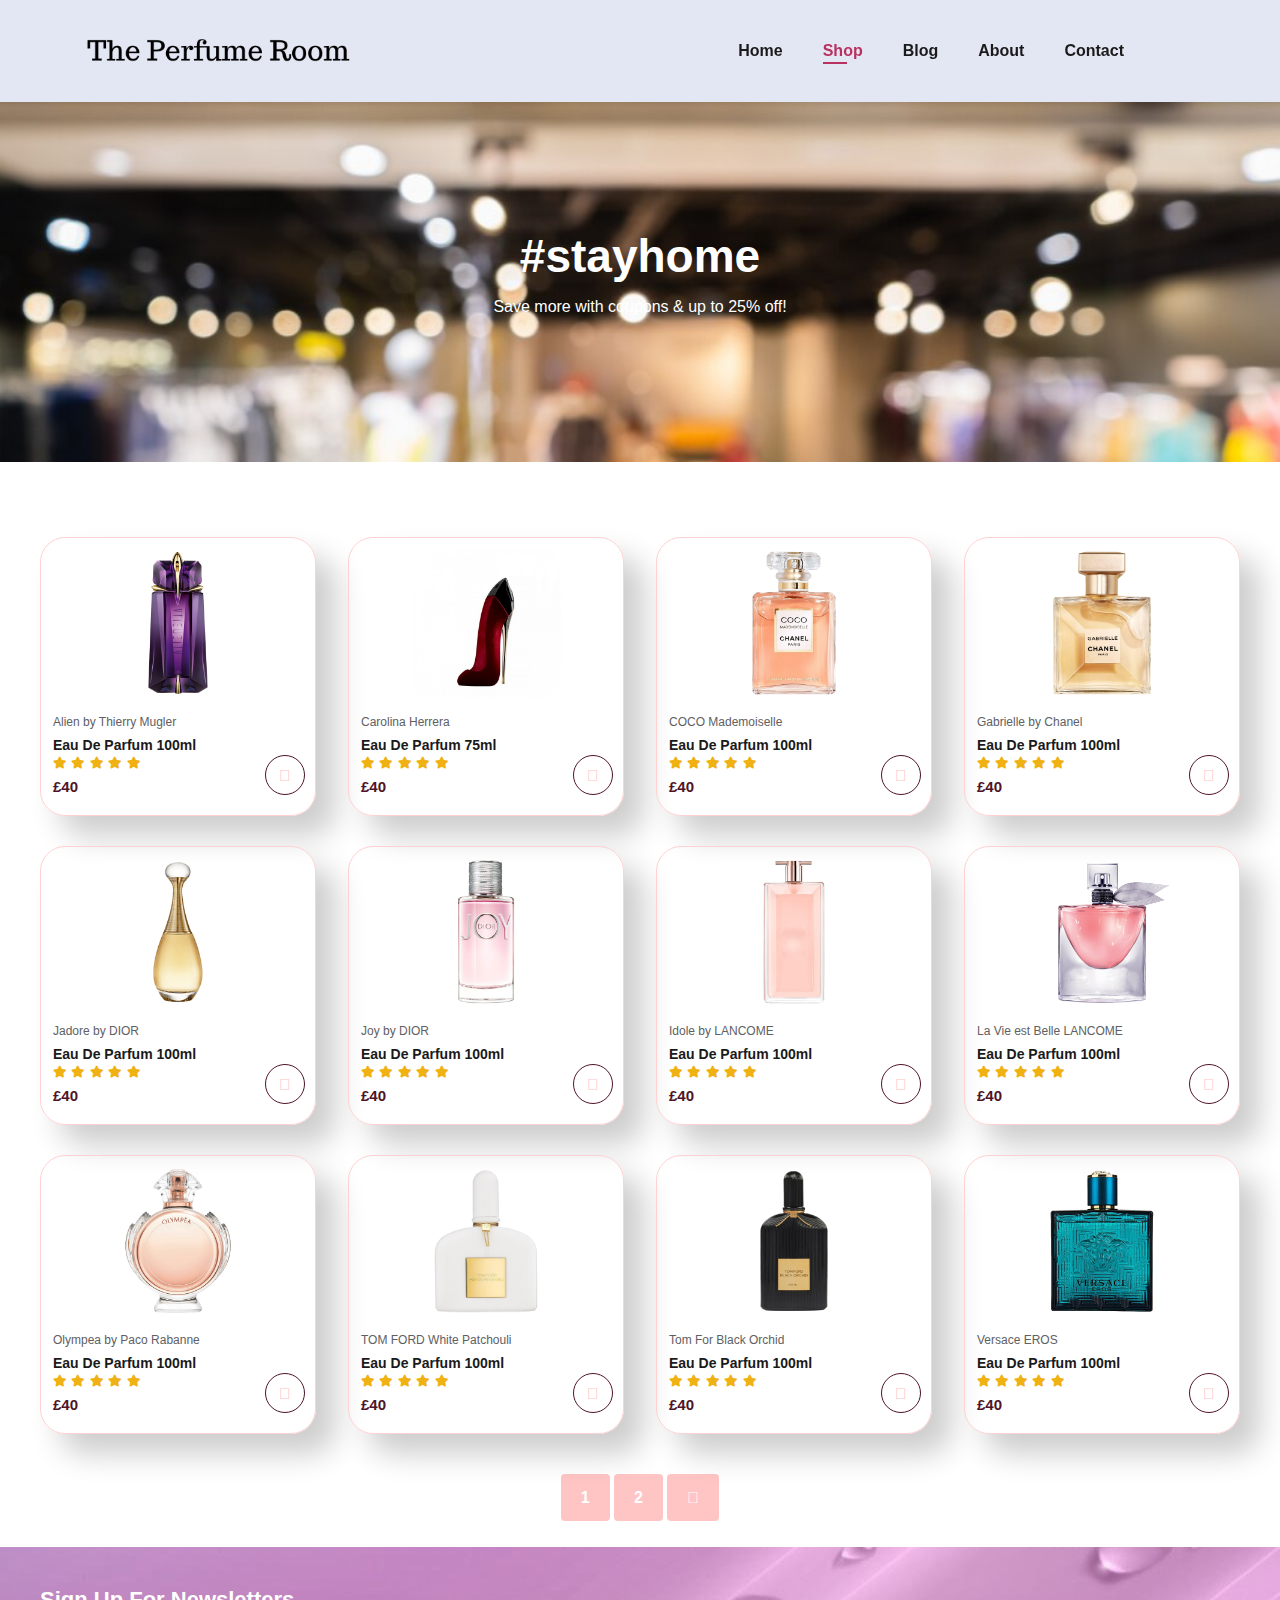
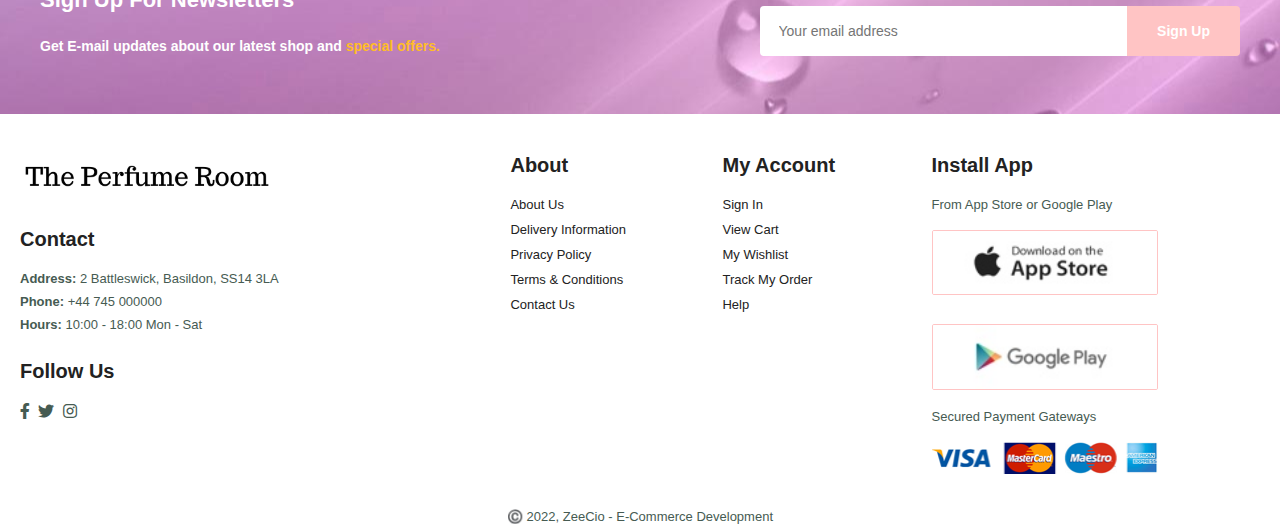
<file: shop.html>
<!DOCTYPE html>
<html lang="en">

<head>
  <meta charset="UTF-8">
  <meta http-equiv="X-UA-Compatible" content="IE=edge">
  <meta name="viewport" content="width=device-width, initial-scale=1.0">
  <title>The Perfume Room By Zee</title>
  <link rel="stylesheet" href="https://pro.fontawesome.com/releases/v5.10.0/css/all.css" />

  <link rel="stylesheet" href="styles.css">
</head>

<body>

  <section id="header">
    <a href="#"><img src="images/The Perfume Room.png" class="logo" alt="The perfume room"></a>

    <div>
      <ul id="navbar">
        <li><a href="index.html">Home</a></li>
        <li><a class="active" href="shop.html">Shop</a></li>
        <li><a href="blog.html">Blog</a></li>
        <li><a href="about.html">About</a></li>
        <li><a href="contact.html">Contact</a></li>
        <li id="lg-bag"><a href="cart.html"><i class="far fa-shopping-bag"></i></a></li>
        <a href="#" id="close"><i class="far fa-shopping-bag"></i></a>
      </ul>
    </div>
    <div id="mobile">
      <a href="cart.html"><i class="far fa-shopping-bag"></i></a>
      <i id="bar" class="fas fa-outdent"></i>
    </div>
  </section>

  <section id="page-header">
    <h2>#stayhome</h2>
    <p>Save more with coupons & up to 25% off!</p>
  </section>

  <section id="products" class="section-p1">
    <div class="product-container">
      <div class="prod" onclick="window.location.href='sproduct.html';">
        <img src="images\png perfumes\tester-parfum-dama-thierry-mugler-alien-500x500.png" alt="thierry mugler alien">
        <div class="description">
          <span>Alien by Thierry Mugler</span>
          <h5>Eau De Parfum 100ml</h5>
          <div class="star">
            <i class="fas fa-star"></i>
            <i class="fas fa-star"></i>
            <i class="fas fa-star"></i>
            <i class="fas fa-star"></i>
            <i class="fas fa-star"></i>
          </div>
          <h4>£40</h4>
        </div>
        <a href="#"><i class="fal fa-shopping-cart cart"></i></a>
      </div>
      <div class="prod">
        <img src="images\png perfumes\carolina-herrera-good-girl-velvet-fatale-80ml-500x500.jpg" alt="carolina herrera">
        <div class="description">
          <span>Carolina Herrera</span>
          <h5>Eau De Parfum 75ml</h5>
          <div class="star">
            <i class="fas fa-star"></i>
            <i class="fas fa-star"></i>
            <i class="fas fa-star"></i>
            <i class="fas fa-star"></i>
            <i class="fas fa-star"></i>
          </div>
          <h4>£40</h4>
        </div>
        <a href="#"><i class="fal fa-shopping-cart cart"></i></a>
      </div>
      <div class="prod">
        <img src="images\png perfumes\tester-parfum-dama-chanel-coco-mademoiselle-500x500.png" alt="coco mademoiselle">
        <div class="description">
          <span>COCO Mademoiselle</span>
          <h5>Eau De Parfum 100ml</h5>
          <div class="star">
            <i class="fas fa-star"></i>
            <i class="fas fa-star"></i>
            <i class="fas fa-star"></i>
            <i class="fas fa-star"></i>
            <i class="fas fa-star"></i>
          </div>
          <h4>£40</h4>
        </div>
        <a href="#"><i class="fal fa-shopping-cart cart"></i></a>
      </div>
      <div class="prod">
        <img src="images\png perfumes\tester-parfum-dama-chanel-gabrielle-1-500x500.png" alt="chanel gabrielle">
        <div class="description">
          <span>Gabrielle by Chanel</span>
          <h5>Eau De Parfum 100ml</h5>
          <div class="star">
            <i class="fas fa-star"></i>
            <i class="fas fa-star"></i>
            <i class="fas fa-star"></i>
            <i class="fas fa-star"></i>
            <i class="fas fa-star"></i>
          </div>
          <h4>£40</h4>
        </div>
        <a href="#"><i class="fal fa-shopping-cart cart"></i></a>
      </div>
      <div class="prod">
        <img src="images\png perfumes\tester-parfum-dama-dior-jadore-500x500.png" alt="Jadore by DIOR">
        <div class="description">
          <span>Jadore by DIOR</span>
          <h5>Eau De Parfum 100ml</h5>
          <div class="star">
            <i class="fas fa-star"></i>
            <i class="fas fa-star"></i>
            <i class="fas fa-star"></i>
            <i class="fas fa-star"></i>
            <i class="fas fa-star"></i>
          </div>
          <h4>£40</h4>
        </div>
        <a href="#"><i class="fal fa-shopping-cart cart"></i></a>
      </div>
      <div class="prod">
        <img src="images\png perfumes\tester-parfum-dama-dior-joy-1-500x500.png" alt="Joy by DIOR">
        <div class="description">
          <span>Joy by DIOR</span>
          <h5>Eau De Parfum 100ml</h5>
          <div class="star">
            <i class="fas fa-star"></i>
            <i class="fas fa-star"></i>
            <i class="fas fa-star"></i>
            <i class="fas fa-star"></i>
            <i class="fas fa-star"></i>
          </div>
          <h4>£40</h4>
        </div>
        <a href="#"><i class="fal fa-shopping-cart cart"></i></a>
      </div>
      <div class="prod">
        <img src="images\png perfumes\tester-parfum-dama-lancome-idole-1-500x500.png" alt="Idole by LANCOME">
        <div class="description">
          <span>Idole by LANCOME</span>
          <h5>Eau De Parfum 100ml</h5>
          <div class="star">
            <i class="fas fa-star"></i>
            <i class="fas fa-star"></i>
            <i class="fas fa-star"></i>
            <i class="fas fa-star"></i>
            <i class="fas fa-star"></i>
          </div>
          <h4>£40</h4>
        </div>
        <a href="#"><i class="fal fa-shopping-cart cart"></i></a>
      </div>
      <div class="prod">
        <img src="images\png perfumes\tester-parfum-dama-lancome-la-vie-est-belle-292x292.png" alt="la vie est belle">
        <div class="description">
          <span>La Vie est Belle LANCOME</span>
          <h5>Eau De Parfum 100ml</h5>
          <div class="star">
            <i class="fas fa-star"></i>
            <i class="fas fa-star"></i>
            <i class="fas fa-star"></i>
            <i class="fas fa-star"></i>
            <i class="fas fa-star"></i>
          </div>
          <h4>£40</h4>
        </div>
        <a href="#"><i class="fal fa-shopping-cart cart"></i></a>
      </div>
      <div class="prod">
        <img src="images\png perfumes\tester-parfum-dama-paco-rabanne-olympea-500x500.png" alt="Olympea by Paco Rabanne">
        <div class="description">
          <span>Olympea by Paco Rabanne</span>
          <h5>Eau De Parfum 100ml</h5>
          <div class="star">
            <i class="fas fa-star"></i>
            <i class="fas fa-star"></i>
            <i class="fas fa-star"></i>
            <i class="fas fa-star"></i>
            <i class="fas fa-star"></i>
          </div>
          <h4>£40</h4>
        </div>
        <a href="#"><i class="fal fa-shopping-cart cart"></i></a>
      </div>
      <div class="prod">
        <img src="images\png perfumes\tester-parfum-dama-tom-ford-white-patchouli-1-200x200.png" alt="TOM FORD White Patchouli">
        <div class="description">
          <span>TOM FORD White Patchouli</span>
          <h5>Eau De Parfum 100ml</h5>
          <div class="star">
            <i class="fas fa-star"></i>
            <i class="fas fa-star"></i>
            <i class="fas fa-star"></i>
            <i class="fas fa-star"></i>
            <i class="fas fa-star"></i>
          </div>
          <h4>£40</h4>
        </div>
        <a href="#"><i class="fal fa-shopping-cart cart"></i></a>
      </div>
      <div class="prod">
        <img src="images\png perfumes\tester-parfum-unisex-tom-ford-black-orchid-500x500.png" alt="Tom For Black Orchid">
        <div class="description">
          <span>Tom For Black Orchid</span>
          <h5>Eau De Parfum 100ml</h5>
          <div class="star">
            <i class="fas fa-star"></i>
            <i class="fas fa-star"></i>
            <i class="fas fa-star"></i>
            <i class="fas fa-star"></i>
            <i class="fas fa-star"></i>
          </div>
          <h4>£40</h4>
        </div>
        <a href="#"><i class="fal fa-shopping-cart cart"></i></a>
      </div>
      <div class="prod">
        <img src="images\png perfumes\tester-parfum-barbati-versace-eros-500x500.png" alt="Versace EROS">
        <div class="description">
          <span>Versace EROS</span>
          <h5>Eau De Parfum 100ml</h5>
          <div class="star">
            <i class="fas fa-star"></i>
            <i class="fas fa-star"></i>
            <i class="fas fa-star"></i>
            <i class="fas fa-star"></i>
            <i class="fas fa-star"></i>
          </div>
          <h4>£40</h4>
        </div>
        <a href="#"><i class="fal fa-shopping-cart cart"></i></a>
      </div>
    </div>
  </section>

  <section id="pagination" class="section-p1">
    <a href="#">1</a>
    <a href="#">2</a>
    <a href="#"><i class="fal fa-long-arrow-alt-right"></i></a>
  </section>

  <section id="newsletter" class="section-p1 section-m1">
    <div class="news-text">
      <h4>Sign Up For Newsletters</h4>
      <p>Get E-mail updates about our latest shop and <span>special offers.</span> </p>
    </div>
    <div class="form">
      <input type="text" placeholder="Your email address">
      <button class="normal">Sign Up</button>
    </div>
  </section>

  <footer class="section-p1">
    <div class="col">
      <img src="images\The Perfume Room-w.png" alt="">
      <h4>Contact</h4>
      <p><strong>Address:</strong> 2 Battleswick, Basildon, SS14 3LA</p>
      <p><strong>Phone:</strong> +44 745 000000</p>
      <p><strong>Hours:</strong> 10:00 - 18:00 Mon - Sat</p>
      <div class="follow">
        <h4>Follow Us</h4>
        <div class="icon">
          <i class="fab fa-facebook-f"></i>
          <i class="fab fa-twitter"></i>
          <i class="fab fa-instagram"></i>
        </div>
      </div>
    </div>

    <div class="col">
      <h4>About</h4>
      <a href="#">About Us</a>
      <a href="#">Delivery Information</a>
      <a href="#">Privacy Policy</a>
      <a href="#">Terms & Conditions</a>
      <a href="#">Contact Us</a>
    </div>

    <div class="col">
      <h4>My Account</h4>
      <a href="#">Sign In</a>
      <a href="#">View Cart</a>
      <a href="#">My Wishlist</a>
      <a href="#">Track My Order</a>
      <a href="#">Help</a>
    </div>

    <div class="col install">
      <h4>Install App</h4>
      <p>From App Store or Google Play</p>
      <div class="row">
        <img src="images\apps\app.jpg" alt="">
        <img src="images\apps\play.jpg" alt="">
      </div>
      <p>Secured Payment Gateways </p>
      <img src="images\apps\pay.png" alt="">
    </div>

    <div class="copyright">
      <p>©️ 2022, ZeeCio - E-Commerce Development</p>
    </div>
  </footer>


  <script src="script.js"></script>
</body>

</html>
</file>
<file: styles.css>
* {
  margin: 0;
  padding: 0;
  box-sizing: border-box;
  font-family: 'Spartan', sans-serif;
}

h1 {
  font-size: 50px;
  line-height: 64px;
  color: #222;
}

h2 {
  font-size: 46px;
  line-height: 54px;
  color: #222;
}

h4 {
  font-size: 20px;
  color: #222;
}

h6 {
  font-weight: 700;
  font-size: 12px;
}

p {
  font-size: 16px;
  color: #465b52;
  margin: 15px 0 20px 0;
}

.section-p1 {
  padding-top: 40px 80px;
}

.section-m1 {
  margin-top: 40px 0;
}

button.normal {
  font-size: 14px;
  font-weight: 600;
  padding: 15px 30px;
  color: #000;
  background-color: #fff;
  border-radius: 4px;
  cursor: pointer;
  border: none;
  outline: none;
  transition: 0.2s;
}

body {
  width: 100%;
}

.logo {
  width: 70%;
}

.box {
  position: relative;
  max-width: 600px;
  padding: 50px;
  background: rgba(255, 255, 255, 0.3);
  box-shadow: 0 5px 15px rgba(0, 0, 0, 0.25);
  border-radius: 25px;
}

.box p {
  padding: 15px;
}

/* Header Start */
#header {
  display: flex;
  align-items: center;
  justify-content: space-between;
  padding: 20px 80px;
  background: #E3E6F3;
  box-shadow: 0 5px 15px rgba(0, 0, 0, 0.06);
  z-index: 999;
  position: sticky;
  top: 0;
  left: 0;
}

#navbar {
  display: flex;
  align-items: center;
  justify-content: center;
}

#navbar li {
  list-style: none;
  padding: 0 20px;
  position: relative;
}

#navbar li a {
  text-decoration: none;
  font-size: 16px;
  font-weight: 600;
  color: #1a1a1a;
  transition: 0.3s ease;
}

#navbar li a:hover,
#navbar li a.active {
  color: #B93160;
}

#navbar li a.active::after,
#navbar li a:hover::after {
  content: "";
  width: 30%;
  height: 2px;
  background: #B93160;
  position: absolute;
  bottom: -4px;
  left: 20px;
}

#mobile {
  display: none;
  align-items: center;
}

#close {
  display: none;
}

/* Home Page */
#trade-msg {
  background-image: url("videos/bg_video.mp4");
  height: 90vh;
  width: 100%;
  background-repeat: no-repeat;
  background-position: top 25% right 0;
  padding: 0 80px;
  display: flex;
  flex-direction: column;
  align-items: flex-start;
  justify-content: center;
}

#trade-msg h4 {
  padding-bottom: 15px;
}

#trade-msg h1 {
  color: #4F1429;
}

#trade-msg button {
  background-color: #4F1429;
  border-radius: 100px;
  color: #E8F9FD;
  cursor: pointer;
  display: inline-block;
  font-family: CerebriSans-Regular, -apple-system, system-ui, Roboto, sans-serif;
  padding: 7px 20px;
  text-align: center;
  text-decoration: none;
  transition: all 250ms;
  border: 0;
  font-size: 16px;
  user-select: none;
  touch-action: manipulation;
}

#trade-msg button:hover {
  color: #ffe4e1;
  transform: scale(1.05);
}

#film-background {
  height: 100vh;
  width: 100vw;
  object-fit: cover;
  position: fixed;
  left: 0;
  right: 0;
  top: 0;
  bottom: 0;
  z-index: -1;
}

/* Features Settings */
#feature {
  background: #FFFFFF;
  padding: 30px 30px 20px 30px;
  display: flex;
  align-items: center;
  justify-content: space-between;
  flex-wrap: wrap;
}

#feature .fe-box {
  margin: 0 auto;
  width: 180px;
  text-align: center;
  padding: 25px 15px;
  box-shadow: rgba(255, 255, 255, 0.1) 0px 1px 1px 0px inset, rgba(50, 50, 93, 0.25) 0px 50px 100px -20px, rgba(0, 0, 0, 0.3) 0px 30px 60px -30px;
  border: 1px solid #FFD1D1;
  border-radius: 4px;
  margin: 15px 0;
}

#feature .fe-box:hover {
  box-shadow: 10px 10px 54px rgba(70, 62, 221, 0.1);
}

#feature .fe-box img {
  width: 80px;
  margin-bottom: 10px;
}

#feature .fe-box h6 {
  display: inline-block;
  padding: 9px 8px 6px 8px;
  line-height: 1;
  border-radius: 4px;
  color: #4F1429;
  background-color: #FFC4C4;
}

/* Feautured Products */
#products {
  text-align: center;
  background-color: #FFFFFF;
  padding: 40px;
}

#products .product-container {
  display: flex;
  justify-content: space-between;
  padding-top: 20px;
  flex-wrap: wrap;
}

#products h2 {
  padding: 40px 10px;
}

#products .prod {
  width: 23%;
  min-width: 250px;
  padding: 10px 12px;
  border: 1px solid #FFD1D1;
  border-radius: 25px;
  cursor: pointer;
  box-shadow: 20px 20px 30px rgba(0, 0, 0, 0.2);
  margin: 15px 0;
  transition: 0.2s ease;
  position: relative;
}

#products .prod:hover {
  box-shadow: :20px 20px 30px rgba(0, 0, 0, 0.6);
}

#products .prod img {
  width: 60%;
  border-radius: 20px;
}

#products .prod .description {
  text-align: start;
  padding: 10px 0;
}

#products .prod .description span {
  color: #606063;
  font-size: 12px;
}

#products .prod .description h5 {
  padding-top: 7px;
  color: #1a1a1a;
  font-size: 14px;
  transition: 0.2s;
}

#products .prod:hover .description h5 {
  color: #4F1429;
}

#products .prod .description i {
  color: rgb(240, 177, 18);
  font-size: 12px;
}

#products .prod .description h4 {
  padding-top: 7px;
  color: #4F1429;
  font-size: 15px;
  font-weight: 700;
}

#products .prod .cart {
  width: 40px;
  height: 40px;
  line-height: 40px;
  border-radius: 50px;
  background-color: #fff;
  font-weight: 500;
  color: #FFC4C4;
  border: 0.5px solid #4F1429;
  transition: 0.2s;
  position: absolute;
  bottom: 20px;
  right: 10px;
}

#products .prod .cart:hover {
  color: #4F1429;
  border: 1px solid #FFC4C4;
  position: absolute;
}

/******************************************Banner**************************/
#banner {
  display: flex;
  flex-direction: column;
  justify-content: center;
  align-items: center;
  background-image: url("images/banner-bg.jpg");
  width: 100%;
  height: 60vh;
  background-size: cover;
  background-position: center;
  text-align: center;
}

#banner h4 {
  color: #fff;
  font-size: 30px;
  padding-bottom: 20px;
}

#banner h2 {
  color: #fff;
  font-size: 60px;
  padding: 10px 0;
  text-align: center;
  justify-content: center;
}

#banner h2 span {
  color: #EB1D36;
}

#banner button:hover {
  background: #FFC4C4;
  color: #fff;
}

/******************************** Small Banner *********************/
#sm-banner {
  display: flex;
  background-color: #fff;
  justify-content: space-between;
  flex-wrap: wrap;
}

#sm-banner .banner-box {
  display: flex;
  flex-direction: column;
  justify-content: center;
  align-items: flex-start;
  background-image: url("images/sm-banner-1.jpg");
  min-width: 650px;
  height: 50vh;
  background-size: cover;
  background-position: center;
  padding: 40px;
  margin: 40px;
}

#sm-banner .box-2 {
  background-image: url("images/sm-banner-2.jpg");
}

#sm-banner h4 {
  color: #fff;
  font-size: 20px;
  font-weight: 300;
}

#sm-banner h2 {
  color: #fff;
  font-size: 28px;
  font-weight: 800;
}

#sm-banner span {
  color: #fff;
  font-size: 14px;
  font-weight: 500;
  padding-bottom: 15px;
}

#sm-banner .banner-box:hover button,
#sm-banner .banner-box2:hover button {
  background: #FFC4C4;
  border: 1px solid #FFC4C4;
  transition: 0.2s ease;
}

button.white {
  font-size: 13px;
  font-weight: 600;
  padding: 11px 18px;
  color: #fff;
  background-color: transparent;
  border-radius: 4px;
  cursor: pointer;
  border: 1px solid #fff;
  outline: none;
  transition: 0.2s;
}

button.white:hover {
  background: #FFC4C4;
  color: #fff;
}

/**************************************Banner 3*/
#banner-3 {
  display: flex;
  background-color: #fff;
  justify-content: space-between;
  flex-wrap: wrap;
  padding: 40px;
}

#banner-3 .banner-box {
  display: flex;
  flex-direction: column;
  justify-content: center;
  align-items: flex-start;
  background-image: url("images/banners-1.jpg");
  min-width: 23%;
  height: 30vh;
  background-size: cover;
  background-position: center;
  padding: 20px;
  margin-bottom: 20px;
}

#banner-3 .banner-box-m {
  background-image: url("images/banners-2.jpg");
  min-width: 33%;
}

#banner-3 .banner-box-r {
  background-image: url("images/banners-3.jpg");
}

#banner-3 h2 {
  color: #fff;
  font-weight: 900;
  font-size: 22px;
}

#banner-3 h3 {
  color: #1a1a1a;
  font-weight: 800;
  font-size: 15px;
}

/******************************** Newsletter banner*/
#newsletter {
  display: flex;
  justify-content: space-between;
  flex-wrap: wrap;
  align-items: center;
  background-image: url("images/news-bg.jpg");
  background-repeat: no-repeat;
  background-position: 40% 50%;
  background-color: #fff;
  padding: 40px;
}

#newsletter h4 {
  font-size: 22px;
  font-weight: 700;
  color: #fff;
}

#newsletter p {
  font-size: 14px;
  font-weight: 600;
  color: #fff;
  padding-top: 10px;
}

#newsletter p span {
  color: #ffbd27;
}

#newsletter .form {
  display: flex;
  width: 40%;
}

#newsletter input {
  height: 3.125rem;
  padding: 0 1.25em;
  font-size: 14px;
  width: 100%;
  border: 1px solid transparent;
  border-radius: 4px;
  outline: none;
  border-top-right-radius: 0;
  border-bottom-right-radius: 0;
}

#newsletter button {
  background-color: #FFC4C4;
  color: #fff;
  white-space: nowrap;
  border-top-left-radius: 0;
  border-bottom-left-radius: 0;
}

/**************************************** Footer */
footer {
  display: flex;
  flex-wrap: wrap;
  justify-content: space-between;
  background-color: #fff;
  padding-top: 40px;
}

footer .col {
  display: flex;
  flex-direction: column;
  align-items: flex-start;
  margin-bottom: 20px;
  padding-left: 20px;
}

footer .col img {
  margin-bottom: 30px;
  width: 65%;
}

footer .follow i {
  color: #465b52;
  padding-right: 4px;
  cursor: pointer;
}

footer h4 {
  font-size: 20px;
  padding-bottom: 20px;
}

footer p {
  font-size: 13px;
  margin: 0 0 8px 0;
}

footer a {
  font-size: 13px;
  text-decoration: none;
  color: #222;
  margin-bottom: 10px;
}

footer .follow {
  margin-top: 20px;
}

footer .follow i {
  color: #465b52;
  padding-right: 4px;
  cursor: pointer;
}

footer .install .row img {
  border: 1px solid #FFC4C4;
  border-radius: 2px;
}

footer .install img {
  margin: 10px 0 15px 0;
}

footer .copyright {
  width: 100%;
  text-align: center;
}

footer .follow i:hover,
footer a:hover {
  color: #FFC4C4;
}

/************************************** Shop Page */
#page-header {
  height: 40vh;
  display: flex;
  flex-direction: column;
  justify-content: center;
  text-align: center;
  background-image: url("images/shop/shop1.jpg");
  background-size: cover;
  padding: 14px;
}

#page-header h2,
#page-header p {
  color: #fff;
}

#pagination {
  text-align: center;
  padding-bottom: 40px;
}

#pagination a {
  text-decoration: none;
  background: #FFC4C4;
  padding: 15px 20px;
  border-radius: 4px;
  color: #fff;
  font-weight: 600;
}

#pagination a i {
  font-size: 16px;
  font-weight: 600;
}

/********************************************** Single Product */
#prodetails {
  display: flex;
  margin-top: 20px;
}

#prodetails .single-pro-image {
  width: 40%;
  margin-right: 50px;
}

.small-img-group {
  display: flex;
  justify-content: space-between;
}

.small-img-col {
  flex-basis: 24%;
  cursor: pointer;
}

#prodetails .single-pro-details {
  width: 50%;
  padding-top: 30px;
}

#prodetails .single-pro-details h4 {
  padding: 40px 0 20px 0;
}

#prodetails .single-pro-details h2 {
  font-size: 26px;
}

#prodetails .single-pro-details select {
  display: block;
  padding: 5px 10px;
  margin-bottom: 10px;
}

#prodetails .single-pro-details input {
  width: 50px;
  height: 47px;
  padding-left: 10px;
  font-size: 16px;
  margin-right: 10px;
}

#prodetails .single-pro-details input:focus {
  outline: none;
}

#prodetails .single-pro-details button {
  background: #FFC4C4;
  color: #fff;
}

#prodetails .single-pro-details span {
  line-height: 25px;
}

/********************************************************* Blog Page */
#blog {
  padding: 150px 150px 0 150px;
}

#page-header.blog-header {
  background-image: url("images/shop/shop1.jpg");
}

#blog .blog-box {
  width: 100%;
  display: flex;
  flex-direction: row;
  align-items: center;
  position: relative;
  padding-bottom: 90px;
}

#blog .blog-img {
  width: 50%;
  margin-right: 40px;
}

#blog img {
  width: 100%;
  height: 300px;
  object-fit: cover;
}

#blog .blog-details {
  width: 50%;
}

#blog .blog-details a {
  text-decoration: none;
  font-size: 11px;
  color: #000;
  font-weight: 700;
  position: relative;
  transition: 0.3s;
}

#blog .blog-details a::after {
  content: "";
  width: 50px;
  height: 1px;
  background-color: #000;
  top: 4px;
  right: -60px;
  position: absolute;
}

#blog .blog-details a:hover {
  color: #FFC4C4;
}

#blog .blog-details a:hover::after {
  background-color: #FFC4C4;
}

#blog .blog-box h1 {
  position: absolute;
  font-weight: 700;
  font-size: 70px;
  color: #181818;
  top: -40px;
  left: 0;

}

/************************************************ About Page */
#page-header.about-header {
  background-image: url("images/shop/shop1.jpg");
}

#about-head {
  display: flex;
  align-items: center;
}

#about-head img {
  width: 40%;
  height: auto;
  padding: 20px 20px;
}

#about-head div {
  padding-left: 40px;
}

#about-app {
  display: flex;
  flex-direction: column;
  justify-content: center;
  text-align: center;
  align-items: center;
}

#about-app .video {
  width: 35%;
  height: 100%;
  margin-top: 30px;
}

#about-app .video video {
  width: 100%;
  height: 100%;
  border-radius: 20px;
}

/* Contact Page */
#contact-details {
  display: flex;
  align-items: center;
  justify-content: space-between;
}

#contact-details .details {
  width: 40%;
  display: flex;
  flex-direction: column;
  align-items: flex-start;
  padding-left: 30px;
}

#contact-details .details span,
#form-details span {
  font-size: 12px;
}

#contact-details .details h2,
#form-details h2 {
  font-size: 26px;
  line-height: 35px;
  padding: 20px 0;
}

#contact-details .details h3 {
  font-size: 16px;
  padding-bottom: 15px;
}

#contact-details .details li {
  list-style: none;
  display: flex;
  padding: 10px 0;
}

#contact-details .details li i {
  font-size: 14px;
  padding-right: 22px;
}

#contact-details .details li p {
  margin: 0;
  font-size: 14px;
}

#contact-details .map {
  width: 55%;
  height: 400px;
  padding-right: 30px;
}

#contact-details .map iframe {
  width: 100%;
  height: 100%;
}

#form-details {
  display: flex;
  justify-content: space-between;
  margin: 30px;
  padding: 80px;
  border: 1px solid #e1e1e1;
}

#form-details form {
  width: 65%;
  display: flex;
  flex-direction: column;
  align-items: flex-start;
}

#form-details form input,
#form-details form textarea {
  width: 100%;
  padding: 12px 15px;
  outline: none;
  margin-bottom: 20px;
  border: 1px solid #e1e1e1;
}

#form-details form button {
  background-color: #FFC4C4;
  color: #fff;
}

#form-details .people div {
  display: flex;
  align-items: flex-start;
  padding-bottom: 25px;
}

#form-details .people img {
  width: 65px;
  height: 65px;
  object-fit: cover;
  margin-right: 15px;
}

#form-details .people p {
  margin: 0;
  font-size: 13px;
  line-height: 25px;
}

#form-details .people p span {
  display: block;
  font-size: 16px;
  font-weight: 600;
  color: #000;
}

/* Cart Page */
#cart {
  overflow-x: auto;
}

#cart table {
  width: 100%;
  border-collapse: collapse;
  table-layout: fixed;
  white-space: nowrap;
}

#cart table img {
  width: 70px;
}

#cart table td:nth-child(1) {
  width: 100px;
  text-align: center;
}

#cart table td:nth-child(2) {
  width: 150px;
  text-align: center;
}

#cart table td:nth-child(3) {
  width: 250px;
  text-align: center;
}

#cart table td:nth-child(4),
#cart table td:nth-child(5),
#cart table td:nth-child(6) {
  width: 150px;
  text-align: center;
}

#cart table td:nth-child(5) input {
  width: 70px;
  padding: 10px 5px 10px 15px;
}

#cart table thead {
  border: 1px solid #e2e9e1;
  border-left: none;
  border-right: none;
}

#cart table thead td {
  font-weight: 700;
  text-transform: uppercase;
  font-size: 13px;
  padding: 18px 0;
}

#cart table tbody tr td {
  padding-top: 15px;
}

#cart table tbody td {
  font-size: 13px;
}

#cart-add {
  display: flex;
  flex-wrap: wrap;
  justify-content: space-between;
}

#cuopon {
  width: 50%;
  margin-bottom: 30px;
}

#cuopon h3,
#subtotal h3 {
  padding-bottom: 15px;
}

#cuopon input {
  padding: 10px 20px;
  outline: none;
  width: 60%;
  margin-right: 10px;
  border: 1px solid #e2e9e1;
}

#cuopon button,
#subtotal button {
  background: #FFC4C4;
  color: #fff;
  padding: 12px 20px;
}

#subtotal {
  width: 50%;
  margin-bottom: 30px;
  border: 1px solid #e2e9e1;
  padding: 30px;
}

#subtotal table {
  border-collapse: collapse;
  width: 100%;
  margin-bottom: 20px;
}

#subtotal table td {
  width: 50%;
  border: 1px solid #e2e9e1;
  padding: 10px;
  font-size: 13px;
}

/*Start Media Query */
@media (max-width:799px) {
  .section-p1 {
    padding: 40px 40px;
  }

  #navbar {
    display: flex;
    flex-direction: column;
    align-items: flex-start;
    justify-content: flex-start;
    position: fixed;
    top: 0;
    right: -300px;
    height: 100vh;
    width: 300px;
    background-color: #E3E6F3;
    box-shadow: 0 40px 60px rgba(0, 0, 0, 0.1);
    padding: 80px 0 0 10px;
    transition: 0.3s;
  }

  #navbar.active {
    right: 0;
  }

  #navbar li {
    margin-bottom: 25px;
  }

  #mobile {
    display: flex;
  }

  #mobile i {
    color: #1a1a1a;
    font-size: 24px;
    padding-left: 20px;
  }

  #bar {
    display: initial;
  }

  #close {
    display: initial;
    position: absolute;
    top: 30px;
    left: 30px;
    color: #222;
  }

  #lg-bag,
  #lg-search {
    display: none;
  }

  #trade-msg {
    height: 70vh;
    padding: 0 80px;
    background-position: : top 30% right 30%;
  }

  #feature {
    justify-content: center;
  }

  #feature .fe-box {
    margin: 15px;
  }

  #products .product-container {
    justify-content: center;
  }

  #products .prod {
    margin: 15px;
  }

  #banner {
    height: 20vh;
  }

  #sm-banner .banner-box {
    min-width: 100%;
    height: 30vh;
    padding: 30px;
  }

  #banner-3 {
    display: flex;
    justify-content: space-between;
    flex-wrap: wrap;
    padding: 0 40px;
  }

  #banner-3 .banner-box {
    width: 28%;
  }

  #newsletter .form {
    width: 70%;
  }

  /* Contact Page */
  #form-details {
    padding: 40px;
  }

  #form-details form {
    width: 50%;
  }
}

@media (max-width:477px) {
  .section-p1 {
    padding: 20px;
  }

  h1 {
    font-size: 38px;
  }

  h2 {
    font-size: 32px;
  }

  #header {
    padding: 10px 30px;
  }

  #trade-msg {
    padding: 0 20px;
    height: 70vh;
    background-position: 55%;
  }

  #feature {
    justify-content: space-between;
  }

  #feature .fe-box {
    width: 155px;
    margin: 0 0 15px 0;
  }

  #products .prod {
    width: 100%;
  }

  #banner {
    height: 40vh;
  }

  #sm-banner .banner-box {
    height: 40vh;
  }

  #sm-banner .banner-box {
    margin-top: 20px;
  }

  #banner3 {
    padding: 0 20px;
  }

  #banner3 .banner-box {
    width: 100%;
  }

  #newsletter {
    padding: 40px 20px;
  }

  #newsletter .form {
    width: 100%;
  }

  footer .copyright {
    text-align: start;
  }

  /* Blog Page */
  #blog {
    padding: 100px 20px 20px 20px;
  }

  #blog .blog-box {
    flex-direction: column;
    align-items: flex-start;
  }

  #blog .blog-img {
    width: 100%;
    margin-right: 0px;
    margin-bottom: 30px;
  }

  #blog .blog-details {
    width: 100%;
  }

  #about-app .video {
    width: 100%;
  }

  /* About Page */
  #about-head {
    flex-direction: column;
  }

  #about-head img {
    width: 100%;
  }

  #about-head div {
    padding-top: 20px;
    padding-left: 0px;
  }

  /* Contact Page */
  #contact-details .details {
    width: 100%;
    padding-bottom: 30px;
  }

  #contact-details .map {
    width: 100%;
  }

  #contact-details {
    flex-wrap: wrap;
  }

  #form-details {
    margin: 10px;
    padding: 30px 10px;
    flex-wrap: wrap;
  }

  #form-details form {
    width: 100%;
    padding-bottom: 30px;
  }

  /* Cart Page */
  #cart-add {
    flex-direction: column;
  }

  #cuopon,
  #subtotal {
    width: 100%;
  }

  #subtotal {
    padding: 20px;
  }

  /* SIngle Product */
  #prodetails {
    flex-direction: column;
  }

  #prodetails .single-pro-image {
    width: 100%;
    margin-right: 0px;
  }

  #prodetails .single-pro-details {
    width: 100%;
    padding-top: 30px;
  }
}
</file>
